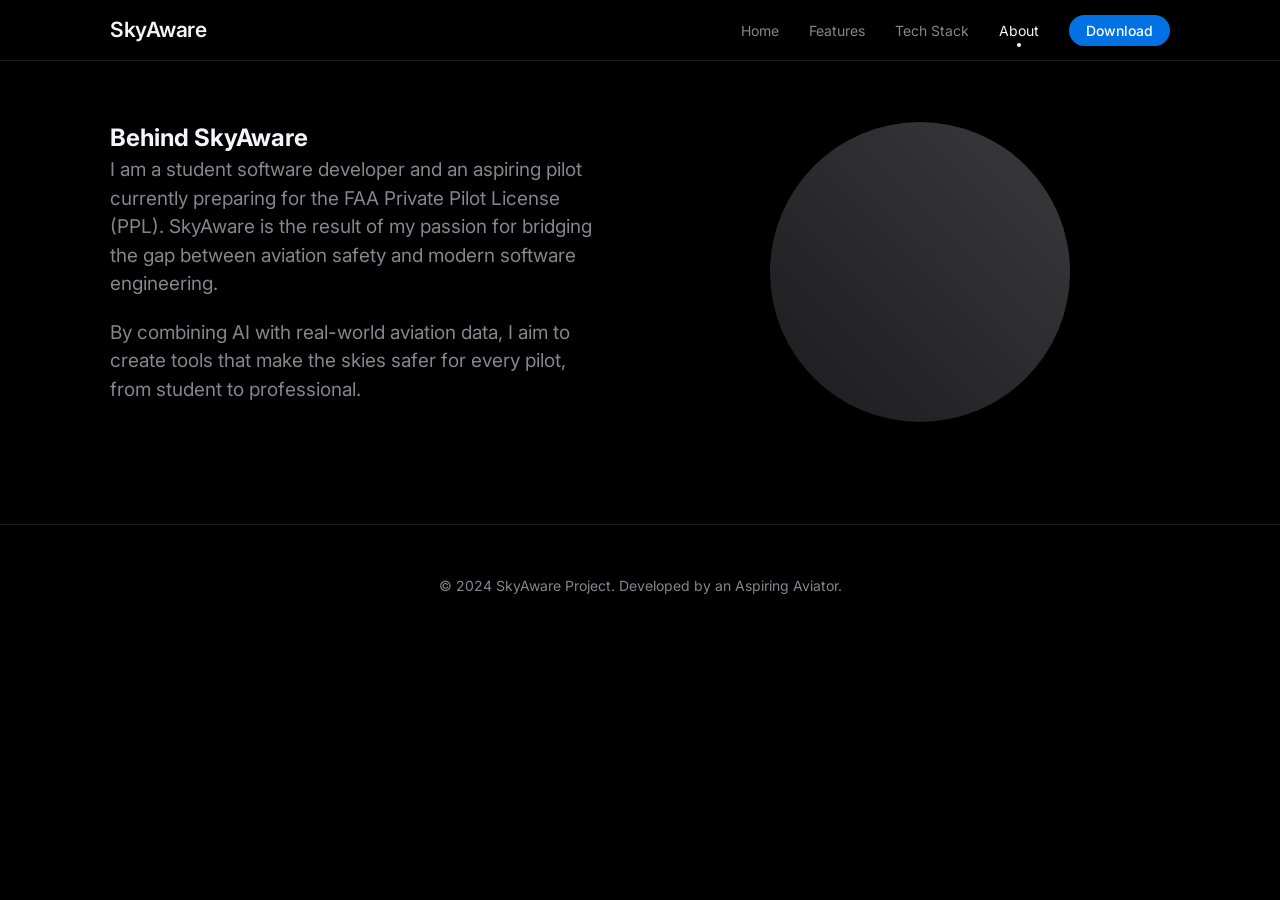
<file: about.html>
<!DOCTYPE html>
<html lang="en">
<head>
    <meta charset="UTF-8">
    <meta name="viewport" content="width=device-width, initial-scale=1.0">
    <title>About | SkyAware</title>
    <link rel="stylesheet" href="style.css">
    <link rel="preconnect" href="https://fonts.googleapis.com">
    <link rel="preconnect" href="https://fonts.gstatic.com" crossorigin>
    <link href="https://fonts.googleapis.com/css2?family=Inter:wght@300;400;500;600;700&display=swap" rel="stylesheet">
</head>
<body>
    <nav class="navbar">
        <div class="container">
            <a href="index.html" class="logo">SkyAware</a>
            <ul class="nav-links">
                <li><a href="index.html">Home</a></li>
                <li><a href="features.html">Features</a></li>
                <li><a href="tech.html">Tech Stack</a></li>
                <li><a href="about.html" class="active">About</a></li>
                <li><a href="download.html" class="download-nav">Download</a></li>
            </ul>
        </div>
    </nav>

    <section id="about" class="about">
        <div class="container">
            <div class="about-content fade-in">
                <div class="about-text">
                    <h2 class="section-title">Behind SkyAware</h2>
                    <p>I am a student software developer and an aspiring pilot currently preparing for the FAA Private Pilot License (PPL). SkyAware is the result of my passion for bridging the gap between aviation safety and modern software engineering.</p>
                    <p>By combining AI with real-world aviation data, I aim to create tools that make the skies safer for every pilot, from student to professional.</p>
                </div>
                <div class="about-image">
                    <div class="profile-placeholder"></div>
                </div>
            </div>
        </div>
    </section>

    <footer class="footer">
        <div class="container">
            <p>&copy; 2024 SkyAware Project. Developed by an Aspiring Aviator.</p>
        </div>
    </footer>

    <script src="script.js"></script>
</body>
</html>
</file>
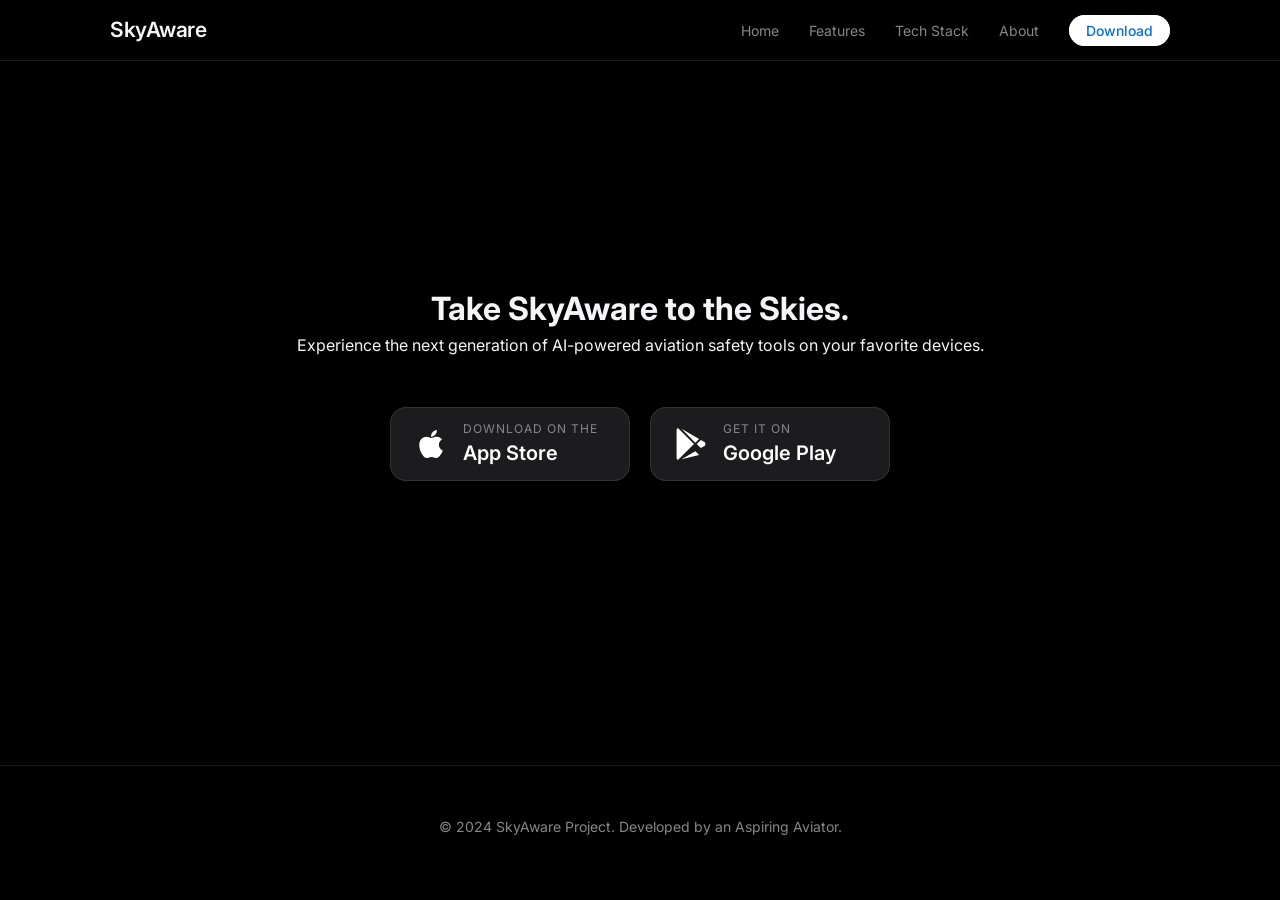
<file: download.html>
<!DOCTYPE html>
<html lang="en">
<head>
    <meta charset="UTF-8">
    <meta name="viewport" content="width=device-width, initial-scale=1.0">
    <title>Download | SkyAware</title>
    <link rel="stylesheet" href="style.css">
    <link rel="preconnect" href="https://fonts.googleapis.com">
    <link rel="preconnect" href="https://fonts.gstatic.com" crossorigin>
    <link href="https://fonts.googleapis.com/css2?family=Inter:wght@300;400;500;600;700&display=swap" rel="stylesheet">
</head>
<body>
    <nav class="navbar">
        <div class="container">
            <a href="index.html" class="logo">SkyAware</a>
            <ul class="nav-links">
                <li><a href="index.html">Home</a></li>
                <li><a href="features.html">Features</a></li>
                <li><a href="tech.html">Tech Stack</a></li>
                <li><a href="about.html">About</a></li>
                <li><a href="download.html" class="download-nav active">Download</a></li>
            </ul>
        </div>
    </nav>

    <main class="download-section fade-in">
        <div class="container">
            <div class="download-content">
                <h1 class="section-title">Take SkyAware to the Skies.</h1>
                <p class="section-subtitle">Experience the next generation of AI-powered aviation safety tools on your favorite devices.</p>

                <div class="download-buttons">
                    <a href="https://apps.apple.com/us/app/sky-aware/id6759438123" class="store-btn apple-store">
                        <svg class="store-icon" viewBox="0 0 384 512" fill="currentColor"><path d="M318.7 268.7c-.2-36.7 16.4-64.4 50-84.8-18.8-26.9-47.2-41.7-84.7-44.6-35.5-2.8-74.3 20.7-88.5 20.7-15 0-49.4-19.7-76.4-19.7C63.3 141.2 4 184.8 4 273.5q0 39.3 14.4 81.2c12.8 36.7 59 126.7 107.2 125.2 25.2-.6 43-17.9 75.8-17.9 31.8 0 48.3 17.9 76.4 17.9 48.6-.7 90.4-82.5 102.6-119.3-65.2-30.7-61.7-90-61.7-91.9zm-56.6-164.2c27.3-32.4 24.8-61.9 24-72.5-24.1 1.4-52 16.4-67.9 34.9-17.5 19.8-27.8 44.3-25.6 71.9 26.1 2 49.9-11.4 69.5-34.3z"/></svg>
                        <div class="store-text">
                            <span class="store-subtitle">Download on the</span>
                            <span class="store-title">App Store</span>
                        </div>
                    </a>

                    <a href="https://play.google.com/store/apps/details?id=com.andy.skyaware" class="store-btn google-play">
                        <svg class="store-icon" viewBox="0 0 512 512" fill="currentColor"><path d="M325.3 234.3L104.6 13l280.8 161.2-60.1 60.1zM47 0C34 6.8 25.3 19.2 25.3 35.3v441.3c0 16.1 8.7 28.5 21.7 35.3l256.6-256L47 0zm425.2 225.6l-58.9-34.1-65.7 64.5 65.7 64.5 60.1-34.1c18-14.3 18-46.5-1.2-60.8zM104.6 499l220.7-127.3 60.1 60.1L104.6 499z"/></svg>
                        <div class="store-text">
                            <span class="store-subtitle">Get it on</span>
                            <span class="store-title">Google Play</span>
                        </div>
                    </a>
                </div>
            </div>
        </div>
    </main>

    <footer class="footer">
        <div class="container">
            <p>&copy; 2024 SkyAware Project. Developed by an Aspiring Aviator.</p>
        </div>
    </footer>

    <script src="script.js"></script>
</body>
</html>
</file>
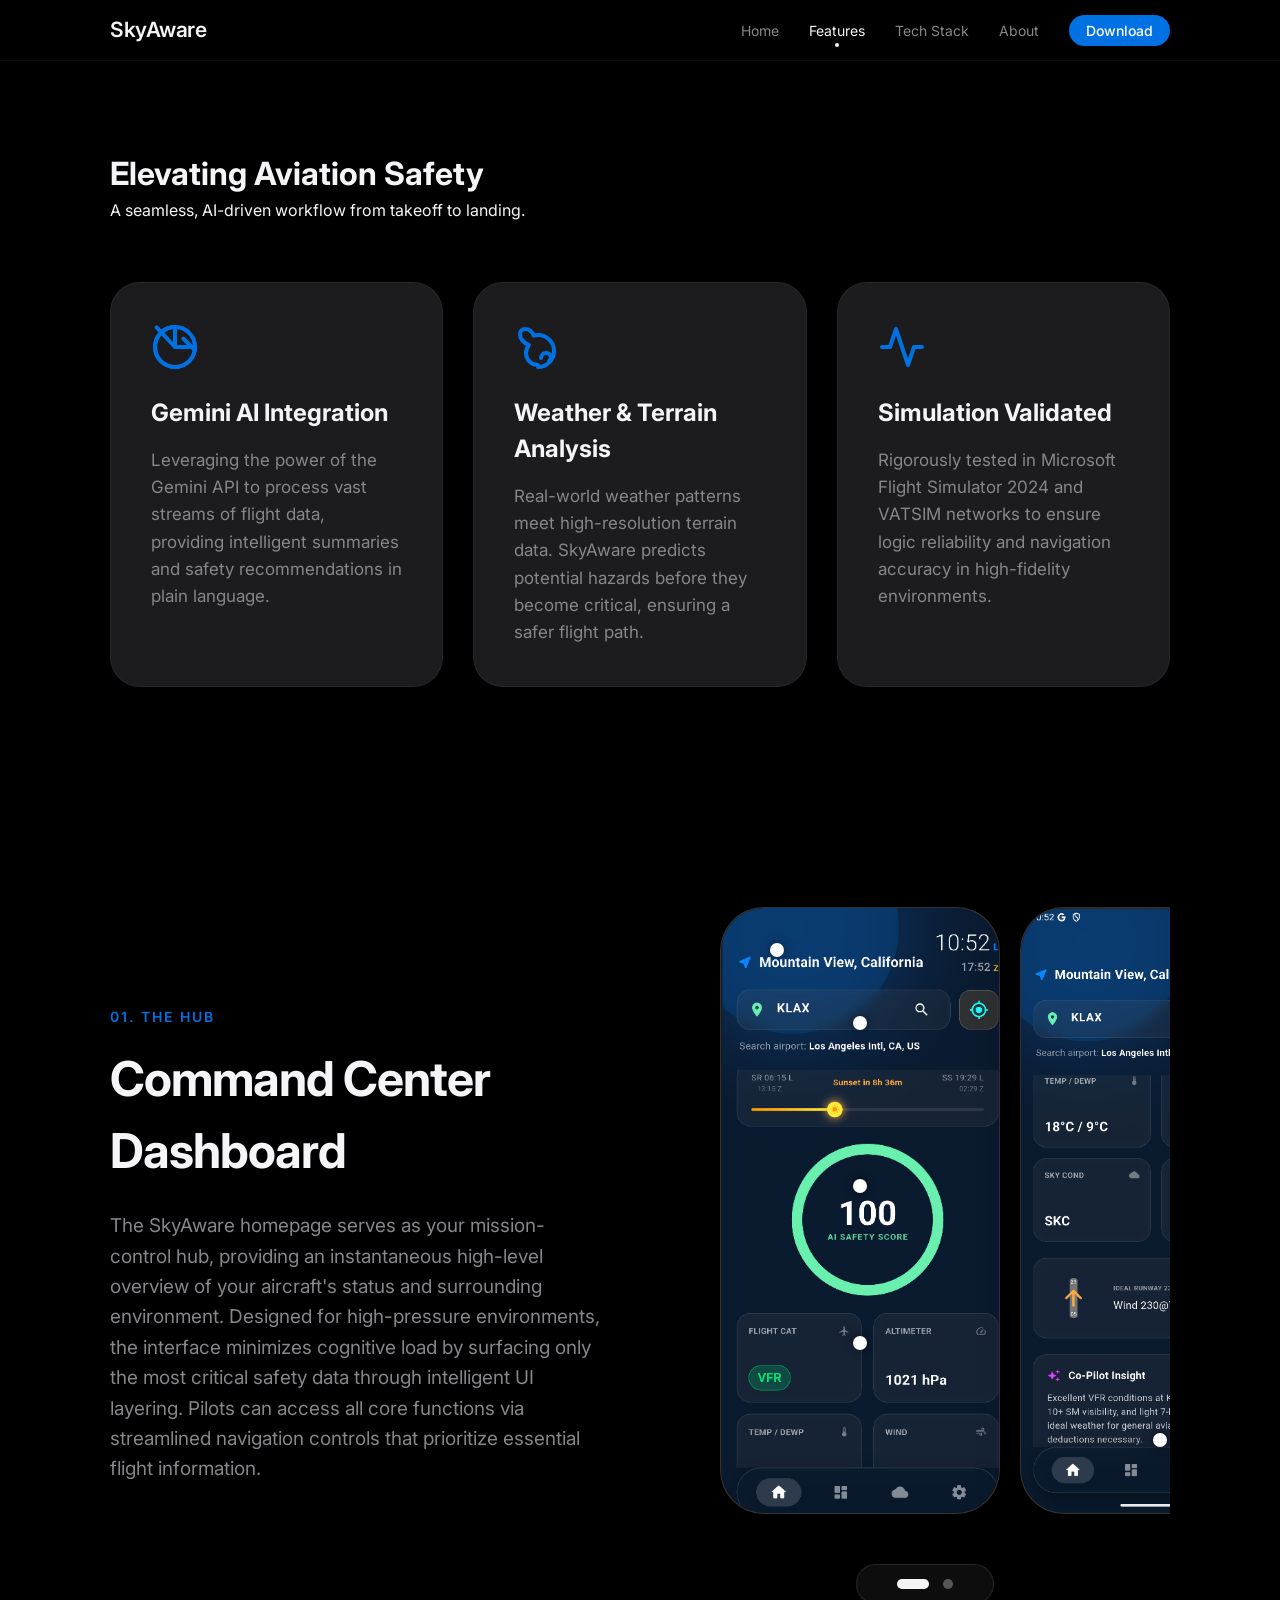
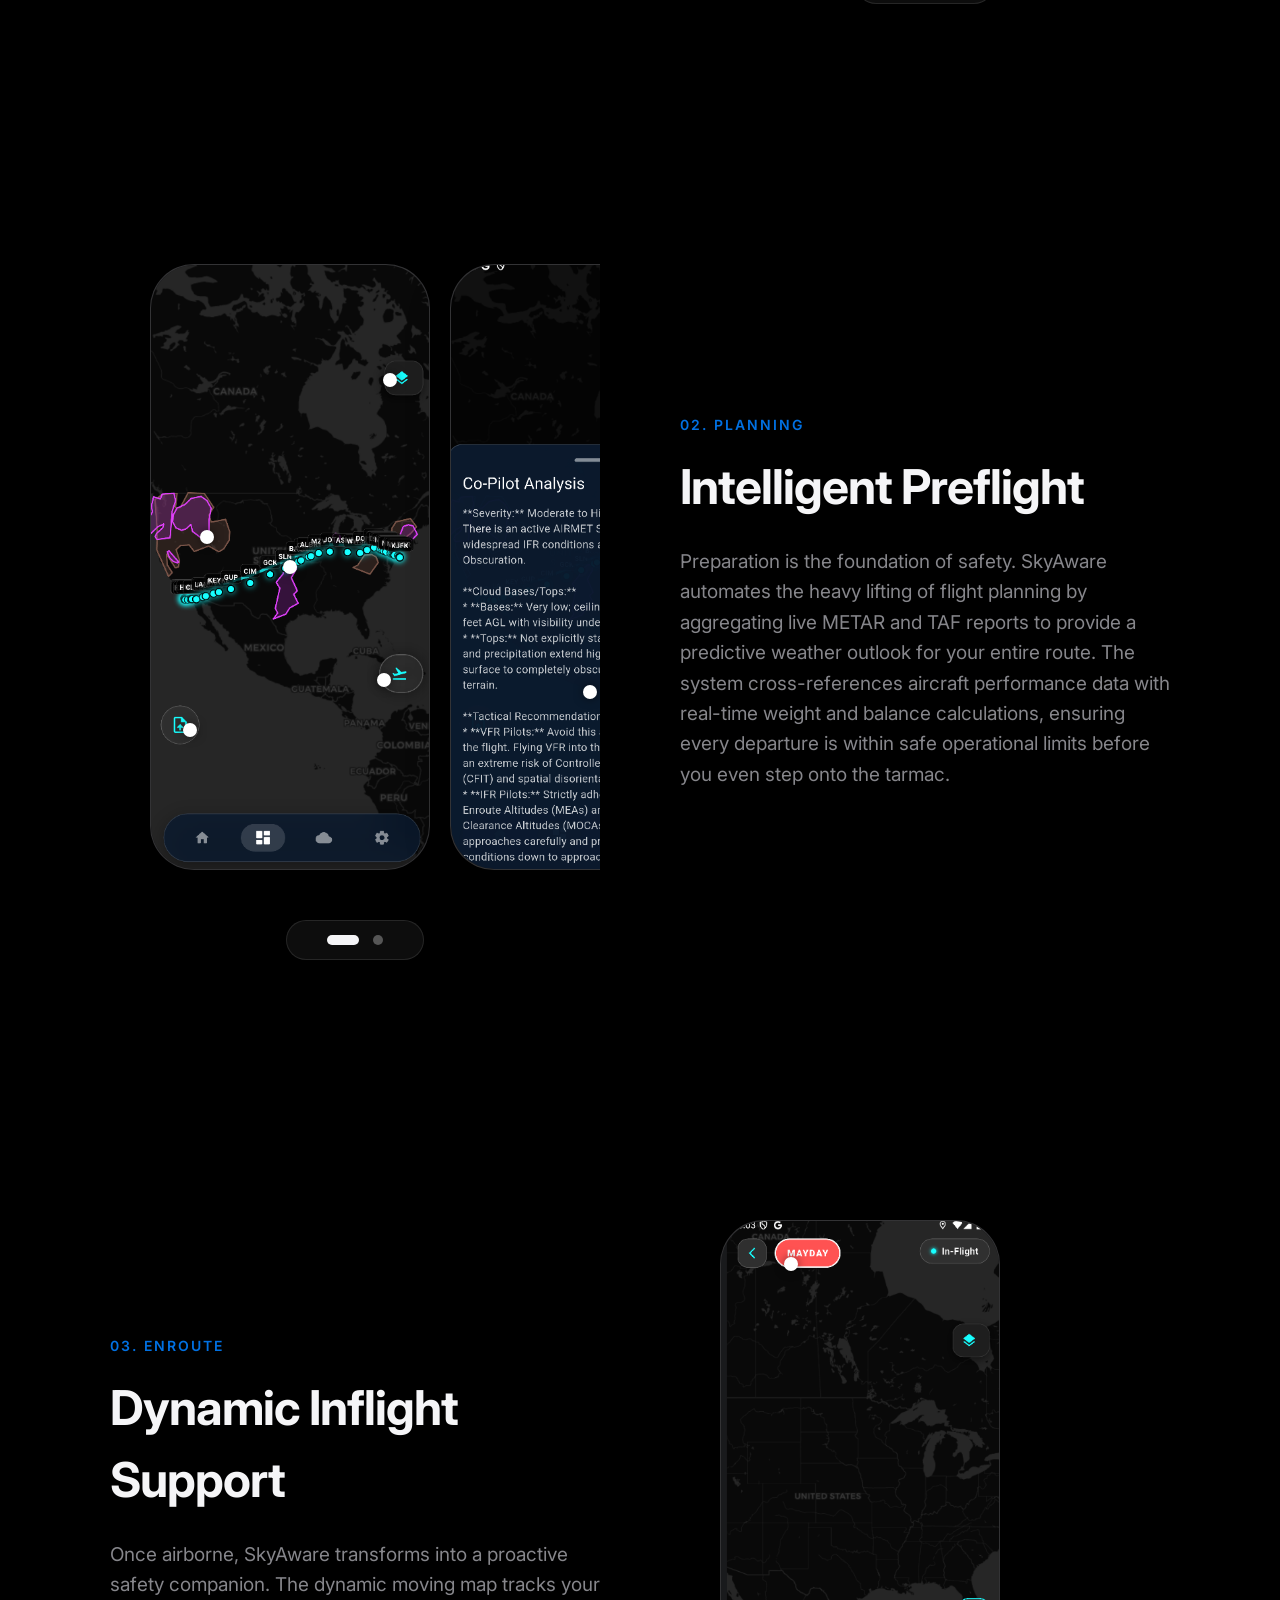
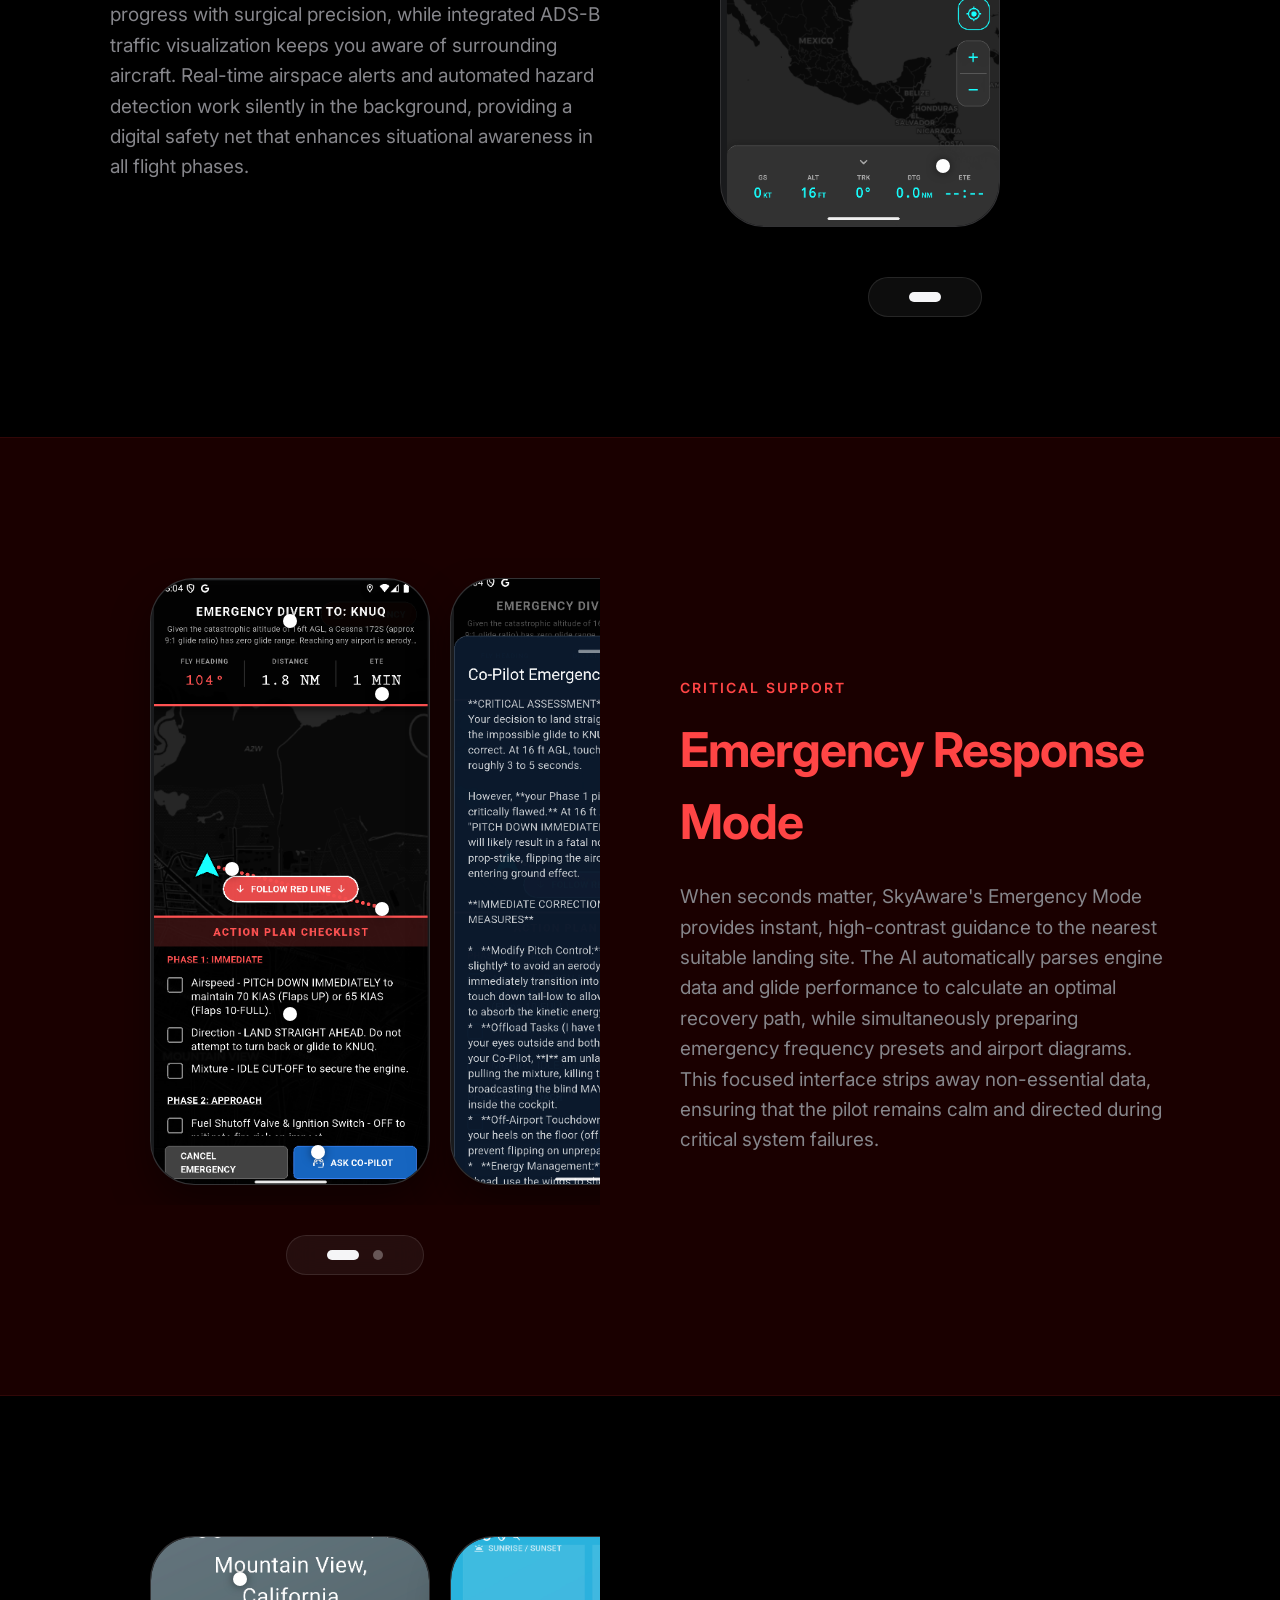
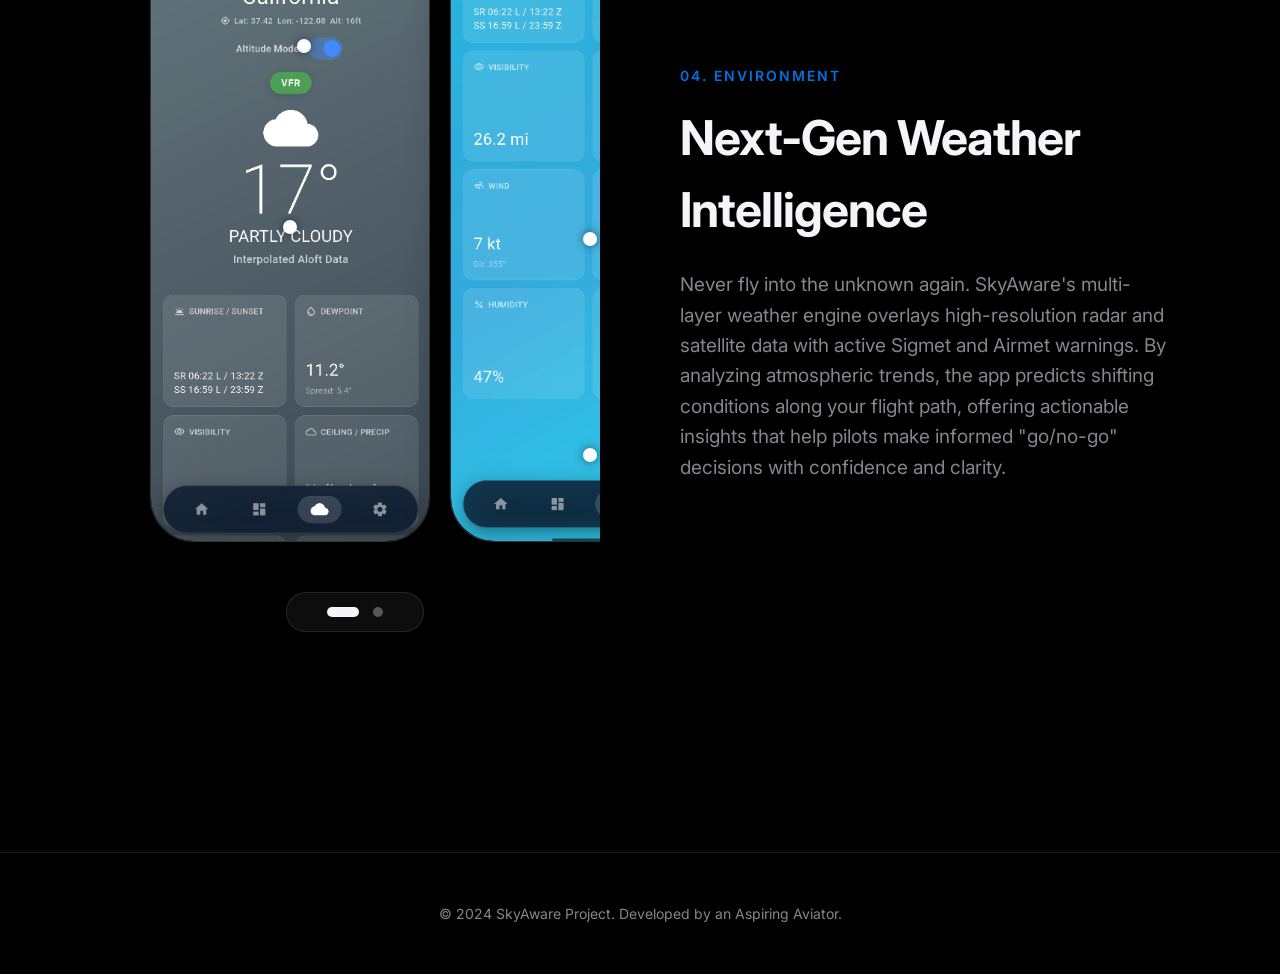
<file: features.html>
<!DOCTYPE html>
<html lang="en">
<head>
    <meta charset="UTF-8">
    <meta name="viewport" content="width=device-width, initial-scale=1.0">
    <title>Features | SkyAware</title>
    <link rel="stylesheet" href="style.css">
    <link rel="preconnect" href="https://fonts.googleapis.com">
    <link rel="preconnect" href="https://fonts.gstatic.com" crossorigin>
    <link href="https://fonts.googleapis.com/css2?family=Inter:wght@300;400;500;600;700&display=swap" rel="stylesheet">
</head>
<body>
    <nav class="navbar">
        <div class="container">
            <a href="index.html" class="logo">SkyAware</a>
            <ul class="nav-links">
                <li><a href="index.html">Home</a></li>
                <li><a href="features.html" class="active">Features</a></li>
                <li><a href="tech.html">Tech Stack</a></li>
                <li><a href="about.html">About</a></li>
                <li><a href="download.html" class="download-nav">Download</a></li>
            </ul>
        </div>
    </nav>

    <header class="features-hero">
        <div class="container">
            <div class="section-header fade-in">
                <h1 class="section-title">Elevating Aviation Safety</h1>
                <p class="section-subtitle">A seamless, AI-driven workflow from takeoff to landing.</p>
            </div>

            <div class="feature-grid">
                <div class="feature-card fade-in">
                    <div class="feature-icon">
                        <svg viewBox="0 0 24 24" fill="none" stroke="currentColor" stroke-width="2" stroke-linecap="round" stroke-linejoin="round"><path d="M12 2a10 10 0 1 0 10 10H12V2z"></path><path d="M12 2a10 10 0 0 1 10 10h-10V2z" opacity=".3"></path><path d="M12 12L2.8 2.2"></path><path d="M16.2 7.8l5.7 5.7"></path><circle cx="12" cy="12" r="10"></circle></svg>
                    </div>
                    <h3>Gemini AI Integration</h3>
                    <p>Leveraging the power of the Gemini API to process vast streams of flight data, providing intelligent summaries and safety recommendations in plain language.</p>
                </div>

                <div class="feature-card fade-in">
                    <div class="feature-icon">
                        <svg viewBox="0 0 24 24" fill="none" stroke="currentColor" stroke-width="2" stroke-linecap="round" stroke-linejoin="round"><path d="M17.5 19c.6 0 1.1-.4 1.2-1 .3-1.6-1-3-2.7-3-1.4 0-2.5 1.1-2.5 2.5a2.5 2.5 0 0 1 5 0Z"></path><path d="M12 21c-3.3 0-6-2.7-6-6 0-1.5.6-2.9 1.5-4C5 10 3 8 3 5.5A2.5 2.5 0 0 1 5.5 3c2 0 3.7 1.4 4.3 3.3.7-.2 1.4-.3 2.2-.3 4.4 0 8 3.6 8 8s-3.6 8-8 8Z"></path></svg>
                    </div>
                    <h3>Weather & Terrain Analysis</h3>
                    <p>Real-world weather patterns meet high-resolution terrain data. SkyAware predicts potential hazards before they become critical, ensuring a safer flight path.</p>
                </div>

                <div class="feature-card fade-in">
                    <div class="feature-icon">
                        <svg viewBox="0 0 24 24" fill="none" stroke="currentColor" stroke-width="2" stroke-linecap="round" stroke-linejoin="round"><path d="M22 12h-4l-3 9L9 3l-3 9H2"></path></svg>
                    </div>
                    <h3>Simulation Validated</h3>
                    <p>Rigorously tested in Microsoft Flight Simulator 2024 and VATSIM networks to ensure logic reliability and navigation accuracy in high-fidelity environments.</p>
                </div>
            </div>
        </div>
    </header>

    <main class="narrative-flow">
        <!-- Section 1: Homepage -->
        <section class="narrative-section">
            <div class="container alternate">
                <div class="narrative-text fade-in">
                    <span class="step-label">01. The Hub</span>
                    <h2>Command Center Dashboard</h2>
                    <p>The SkyAware homepage serves as your mission-control hub, providing an instantaneous high-level overview of your aircraft's status and surrounding environment. Designed for high-pressure environments, the interface minimizes cognitive load by surfacing only the most critical safety data through intelligent UI layering. Pilots can access all core functions via streamlined navigation controls that prioritize essential flight information.</p>
                </div>
                <div class="narrative-image fade-in">
                    <div class="apple-carousel-wrapper">
                        <div class="carousel-track">
                            <div class="carousel-slide">
                                <div class="interactive-image-container">
                                    <img src="home-screen-2.png" alt="SkyAware Dashboard Safety Score">

                                    <!-- Interactive Hotspots -->
                                    <div class="hotspot pos-location">
                                        <div class="hotspot-tooltip">Current Position</div>
                                    </div>
                                    <div class="hotspot pos-search">
                                        <div class="hotspot-tooltip">Airport Search</div>
                                    </div>
                                    <div class="hotspot pos-nearest">
                                        <div class="hotspot-tooltip">Get nearest airport</div>
                                    </div>
                                    <div class="hotspot pos-score">
                                        <div class="hotspot-tooltip">Safety Score</div>
                                    </div>
                                    <div class="hotspot pos-weather">
                                        <div class="hotspot-tooltip">Weather Details</div>
                                    </div>
                                </div>
                            </div>
                            <div class="carousel-slide">
                                <div class="interactive-image-container">
                                    <img src="home-screen-1.png" alt="SkyAware Dashboard Insights">
                                    <div class="hotspot pos-suggestion">
                                        <div class="hotspot-tooltip">Flying Suggestion</div>
                                    </div>
                                </div>
                            </div>
                        </div>
                        <div class="carousel-nav-pill">
                            <div class="nav-dot active"></div>
                            <div class="nav-dot"></div>
                        </div>
                    </div>
                </div>
            </div>
        </section>

        <!-- Section 2: Preflight -->
        <section class="narrative-section">
            <div class="container alternate reverse">
                <div class="narrative-text fade-in">
                    <span class="step-label">02. Planning</span>
                    <h2>Intelligent Preflight</h2>
                    <p>Preparation is the foundation of safety. SkyAware automates the heavy lifting of flight planning by aggregating live METAR and TAF reports to provide a predictive weather outlook for your entire route. The system cross-references aircraft performance data with real-time weight and balance calculations, ensuring every departure is within safe operational limits before you even step onto the tarmac.</p>
                </div>
                <div class="narrative-image fade-in">
                    <div class="apple-carousel-wrapper">
                        <div class="carousel-track">
                            <div class="carousel-slide">
                                <div class="interactive-image-container">
                                    <img src="Screenshot 2026-04-22 at 1.23.20 PM.png" alt="Route Planning Map">
                                    <div class="hotspot pos-route">
                                        <div class="hotspot-tooltip">Dynamic Route Path</div>
                                    </div>
                                    <div class="hotspot pos-airspace">
                                        <div class="hotspot-tooltip">Active Airspace Alerts</div>
                                    </div>
                                    <div class="hotspot pos-inflight-toggle">
                                        <div class="hotspot-tooltip">Enter In-flight Mode</div>
                                    </div>
                                    <div class="hotspot pos-upload">
                                        <div class="hotspot-tooltip">Upload flight plan</div>
                                    </div>
                                    <div class="hotspot pos-layers">
                                        <div class="hotspot-tooltip">Choose map layer</div>
                                    </div>
                                </div>
                            </div>
                            <div class="carousel-slide">
                                <div class="interactive-image-container">
                                    <img src="Screenshot 2026-04-22 at 1.23.54 PM.png" alt="AI Co-Pilot Analysis">
                                    <div class="hotspot pos-briefing">
                                        <div class="hotspot-tooltip">AI Safety Briefing</div>
                                    </div>
                                    <div class="hotspot pos-weather-ai">
                                        <div class="hotspot-tooltip">Real-time AI weather analysis</div>
                                    </div>
                                </div>
                            </div>
                        </div>
                        <div class="carousel-nav-pill">
                            <div class="nav-dot active"></div>
                            <div class="nav-dot"></div>
                        </div>
                    </div>
                </div>
            </div>
        </section>

        <!-- Section 3: Inflight -->
        <section class="narrative-section">
            <div class="container alternate">
                <div class="narrative-text fade-in">
                    <span class="step-label">03. Enroute</span>
                    <h2>Dynamic Inflight Support</h2>
                    <p>Once airborne, SkyAware transforms into a proactive safety companion. The dynamic moving map tracks your progress with surgical precision, while integrated ADS-B traffic visualization keeps you aware of surrounding aircraft. Real-time airspace alerts and automated hazard detection work silently in the background, providing a digital safety net that enhances situational awareness in all flight phases.</p>
                </div>
                <div class="narrative-image fade-in">
                    <div class="apple-carousel-wrapper">
                        <div class="carousel-track">
                            <div class="carousel-slide">
                                <div class="interactive-image-container">
                                    <img src="Screenshot 2026-04-22 at 5.03.26 PM.png" alt="Inflight Navigation">
                                    <div class="hotspot pos-traffic">
                                        <div class="hotspot-tooltip">AI Emergency Assistant</div>
                                    </div>
                                    <div class="hotspot pos-altitude">
                                        <div class="hotspot-tooltip">Flying Performance Monitoring</div>
                                    </div>
                                </div>
                            </div>
                        </div>
                        <div class="carousel-nav-pill">
                            <div class="nav-dot active"></div>
                        </div>
                    </div>
                </div>
            </div>
        </section>

        <!-- Section 3.5: Emergency Mode -->
        <section class="narrative-section emergency-mode">
            <div class="container alternate reverse">
                <div class="narrative-text fade-in">
                    <span class="step-label emergency-label">Critical Support</span>
                    <h2 class="emergency-title">Emergency Response Mode</h2>
                    <p>When seconds matter, SkyAware's Emergency Mode provides instant, high-contrast guidance to the nearest suitable landing site. The AI automatically parses engine data and glide performance to calculate an optimal recovery path, while simultaneously preparing emergency frequency presets and airport diagrams. This focused interface strips away non-essential data, ensuring that the pilot remains calm and directed during critical system failures.</p>
                </div>
                <div class="narrative-image fade-in">
                    <div class="apple-carousel-wrapper">
                        <div class="carousel-track">
                            <div class="carousel-slide">
                                <div class="interactive-image-container">
                                    <img src="Screenshot 2026-04-22 at 5.04.20 PM.png" alt="Emergency Mode Dashboard">
                                    <div class="hotspot pos-emergency-title">
                                        <div class="hotspot-tooltip">Airport to divert</div>
                                    </div>
                                    <div class="hotspot pos-emergency-stats-bar">
                                        <div class="hotspot-tooltip">Real-time divert direction</div>
                                    </div>
                                    <div class="hotspot pos-emergency-path">
                                        <div class="hotspot-tooltip">Predicted divert path</div>
                                    </div>
                                    <div class="hotspot pos-emergency-map">
                                        <div class="hotspot-tooltip">Divert destination</div>
                                    </div>
                                    <div class="hotspot pos-emergency-checklist">
                                        <div class="hotspot-tooltip">Critical Action Checklist</div>
                                    </div>
                                    <div class="hotspot pos-emergency-copilot">
                                        <div class="hotspot-tooltip">AI-Co-pilot Support</div>
                                    </div>
                                </div>
                            </div>
                            <div class="carousel-slide">
                                <div class="interactive-image-container">
                                    <img src="Screenshot 2026-04-22 at 5.04.52 PM.png" alt="Emergency Systems Status">
                                    <div class="hotspot pos-emergency-distance">
                                        <div class="hotspot-tooltip">AI analysis for current emergency</div>
                                    </div>
                                </div>
                            </div>
                        </div>
                        <div class="carousel-nav-pill">
                            <div class="nav-dot active"></div>
                            <div class="nav-dot"></div>
                        </div>
                    </div>
                </div>
            </div>
        </section>

        <!-- Section 4: Weather -->
        <section class="narrative-section">
            <div class="container alternate reverse">
                <div class="narrative-text fade-in">
                    <span class="step-label">04. Environment</span>
                    <h2>Next-Gen Weather Intelligence</h2>
                    <p>Never fly into the unknown again. SkyAware's multi-layer weather engine overlays high-resolution radar and satellite data with active Sigmet and Airmet warnings. By analyzing atmospheric trends, the app predicts shifting conditions along your flight path, offering actionable insights that help pilots make informed "go/no-go" decisions with confidence and clarity.</p>
                </div>
                <div class="narrative-image fade-in">
                    <div class="apple-carousel-wrapper">
                        <div class="carousel-track">
                            <div class="carousel-slide">
                                <div class="interactive-image-container">
                                    <img src="Screenshot 2026-04-22 at 5.37.21 PM.png" alt="Weather Radar Analysis">
                                    <div class="hotspot pos-weather-condition">
                                        <div class="hotspot-tooltip">Main weather conditions</div>
                                    </div>
                                    <div class="hotspot pos-weather-location">
                                        <div class="hotspot-tooltip">Current position</div>
                                    </div>
                                    <div class="hotspot pos-weather-altitude">
                                        <div class="hotspot-tooltip">Choose altitude mode based on altitude or sea level</div>
                                    </div>
                                </div>
                            </div>
                            <div class="carousel-slide">
                                <div class="interactive-image-container">
                                    <img src="Screenshot 2026-04-23 at 3.12.42 PM.png" alt="Precipitation Forecasting">
                                    <div class="hotspot pos-weather-detail">
                                        <div class="hotspot-tooltip">Weather detail</div>
                                    </div>
                                    <div class="hotspot pos-weather-bg">
                                        <div class="hotspot-tooltip">Background color based on weather</div>
                                    </div>
                                </div>
                            </div>
                        </div>
                        <div class="carousel-nav-pill">
                            <div class="nav-dot active"></div>
                            <div class="nav-dot"></div>
                        </div>
                    </div>
                </div>
            </div>
        </section>
    </main>

    <footer class="footer">
        <div class="container">
            <p>&copy; 2024 SkyAware Project. Developed by an Aspiring Aviator.</p>
        </div>
    </footer>

    <!-- Modal Structure (Retained for consistency if needed by script) -->
    <div id="modal-overlay" class="modal-overlay">
        <div class="modal-content">
            <div class="modal-header">
                <button id="modal-close" class="modal-close">
                    <svg width="20" height="20" viewBox="0 0 24 24" fill="none" stroke="currentColor" stroke-width="2.5" stroke-linecap="round" stroke-linejoin="round"><line x1="19" y1="12" x2="5" y2="12"></line><polyline points="12 19 5 12 12 5"></polyline></svg>
                    Back
                </button>
                <div class="modal-image-placeholder">
                    <img id="modal-image" src="image.png" alt="Feature Visualization">
                </div>
            </div>
            <div class="modal-details">
                <h2 id="modal-title"></h2>
                <div id="modal-body"></div>
            </div>
        </div>
    </div>

    <script src="script.js"></script>
</body>
</html>
</file>
<file: style.css>
:root {
    --bg-color: #000000;
    --text-color: #f5f5f7;
    --text-secondary: #86868b;
    --accent-color: #0071e3;
    --card-bg: #1c1c1e;
    --nav-bg: rgba(0, 0, 0, 0.8);
    --modal-bg: #ffffff;
    --modal-text: #1d1d1f;
    --modal-text-secondary: #6e6e73;
    --font-main: 'Inter', -apple-system, BlinkMacSystemFont, "Segoe UI", Roboto, Helvetica, Arial, sans-serif;
}

* {
    margin: 0;
    padding: 0;
    box-sizing: border-box;
}

html {
    scroll-behavior: smooth;
}

body {
    background-color: var(--bg-color);
    color: var(--text-color);
    font-family: var(--font-main);
    line-height: 1.5;
    -webkit-font-smoothing: antialiased;
}

.container {
    max-width: 1100px;
    margin: 0 auto;
    padding: 0 20px;
}

/* Navbar */
.navbar {
    position: fixed;
    top: 0;
    width: 100%;
    z-index: 1000;
    background: var(--nav-bg);
    backdrop-filter: saturate(180%) blur(20px);
    border-bottom: 1px solid rgba(255, 255, 255, 0.1);
}

.navbar .container {
    display: flex;
    justify-content: space-between;
    align-items: center;
    height: 60px;
}

.logo {
    font-size: 21px;
    font-weight: 600;
    color: var(--text-color);
    text-decoration: none;
    letter-spacing: -0.5px;
}

.nav-links {
    display: flex;
    list-style: none;
}

.nav-links li {
    margin-left: 30px;
}

.nav-links a {
    color: var(--text-secondary);
    text-decoration: none;
    font-size: 14px;
    transition: color 0.3s ease;
}

.nav-links a:hover {
    color: var(--text-color);
}

.nav-links a.active {
    color: var(--text-color);
    position: relative;
}

.nav-links a.active::after {
    content: '';
    position: absolute;
    bottom: -8px;
    left: 50%;
    transform: translateX(-50%);
    width: 4px;
    height: 4px;
    background-color: var(--text-color);
    border-radius: 50%;
}

.nav-links a.download-nav.active::after {
    display: none; /* Remove dot for the button-style link */
}

.nav-links a.download-nav {
    color: #fff;
    background-color: var(--accent-color);
    padding: 6px 16px;
    border-radius: 980px;
    font-weight: 500;
    border: 1px solid transparent;
    transition: all 0.3s ease;
}

.nav-links a.download-nav.active {
    background-color: #fff;
    color: var(--accent-color);
    border-color: #fff;
}

.nav-links a.download-nav:hover {
    background-color: #0077ed;
}

/* Download Section */
.download-section {
    min-height: 85vh;
    display: flex;
    align-items: center;
    justify-content: center;
    text-align: center;
    padding: 100px 0;
}

.download-content {
    max-width: 800px;
    margin: 0 auto;
}

.download-buttons {
    display: flex;
    justify-content: center;
    gap: 20px;
    margin-top: 50px;
}

.store-btn {
    display: flex;
    align-items: center;
    background-color: var(--card-bg);
    border: 1px solid rgba(255, 255, 255, 0.1);
    border-radius: 16px;
    padding: 12px 24px;
    text-decoration: none;
    color: white;
    transition: all 0.3s cubic-bezier(0.16, 1, 0.3, 1);
    min-width: 240px;
    text-align: left;
}

.store-btn:hover {
    transform: scale(1.05);
    background-color: #2c2c2e;
    border-color: rgba(255, 255, 255, 0.2);
    box-shadow: 0 10px 30px rgba(0, 0, 0, 0.5);
}

.store-icon {
    width: 32px;
    height: 32px;
    margin-right: 16px;
}

.store-text {
    display: flex;
    flex-direction: column;
}

.store-subtitle {
    font-size: 12px;
    text-transform: uppercase;
    letter-spacing: 1px;
    color: var(--text-secondary);
}

.store-title {
    font-size: 20px;
    font-weight: 600;
}

/* Hero Section */
.hero {
    padding-top: 150px;
    padding-bottom: 100px;
    text-align: center;
}

.headline {
    font-size: 80px;
    font-weight: 700;
    letter-spacing: -2px;
    line-height: 1.05;
    margin-bottom: 20px;
}

.sub-headline {
    font-size: 24px;
    color: var(--text-secondary);
    max-width: 700px;
    margin: 0 auto 40px;
    font-weight: 400;
}

.btn {
    display: inline-block;
    padding: 12px 28px;
    border-radius: 980px;
    font-size: 17px;
    font-weight: 500;
    text-decoration: none;
    transition: all 0.3s ease;
}

.btn-primary {
    background-color: var(--accent-color);
    color: white;
}

.btn-primary:hover {
    background-color: #0077ed;
    transform: scale(1.02);
}

.hero-mockup {
    margin-top: 80px;
}

.mockup-carousel-wrapper {
    position: relative;
    width: 100%;
    max-width: 900px;
    margin: 0 auto;
    overflow: hidden;
    border-radius: 40px;
    box-shadow: 0 20px 50px rgba(0,0,0,0.5);
    background: linear-gradient(180deg, #333 0%, #111 100%);
    border: 1px solid rgba(255, 255, 255, 0.1);
}

.mockup-arrow {
    position: absolute;
    top: 50%;
    transform: translateY(-50%);
    background: rgba(0, 0, 0, 0.4);
    backdrop-filter: blur(10px);
    border: 1px solid rgba(255, 255, 255, 0.2);
    border-radius: 50%;
    width: 56px;
    height: 56px;
    display: flex;
    align-items: center;
    justify-content: center;
    color: white;
    cursor: pointer;
    z-index: 20;
    transition: all 0.3s ease;
}

.mockup-arrow:hover {
    background: rgba(0, 0, 0, 0.6);
    transform: translateY(-50%) scale(1.1);
}

.mockup-arrow.left-arrow {
    left: 20px;
}

.mockup-arrow.right-arrow {
    right: 20px;
}

.mockup-carousel-wrapper.idle .mockup-arrow {
    opacity: 0;
    pointer-events: none;
}

.mockup-track {
    display: flex;
    transition: transform 0.6s cubic-bezier(0.16, 1, 0.3, 1);
    width: 100%;
}

.mockup-container {
    flex: 0 0 100%;
    width: 100%;
    height: 500px;
    display: flex;
    align-items: center;
    justify-content: center;
    position: relative;
}

.mockup-video {
    width: 100%;
    height: 100%;
    object-fit: cover;
}

.video-container {
    position: relative;
}

.video-controls {
    position: absolute;
    bottom: 30px;
    left: 50%;
    transform: translateX(-50%);
    display: flex;
    align-items: center;
    gap: 15px;
    background: rgba(28, 28, 30, 0.85);
    backdrop-filter: blur(20px);
    padding: 10px 20px;
    border-radius: 100px;
    border: 1px solid rgba(255, 255, 255, 0.1);
    width: 80%;
    max-width: 400px;
    opacity: 0;
    transition: opacity 0.3s ease;
    z-index: 10;
}

.video-container:hover .video-controls,
.video-controls.active {
    opacity: 1;
}

.control-btn {
    background: none;
    border: none;
    color: #fff;
    cursor: pointer;
    display: flex;
    align-items: center;
    justify-content: center;
    padding: 5px;
    transition: color 0.3s ease;
}

.control-btn:hover {
    color: var(--accent-color);
}

.speed-btn {
    font-size: 14px;
    font-weight: 600;
    font-family: var(--font-main);
    min-width: 30px;
}

.progress-bar-container {
    flex-grow: 1;
    height: 6px;
    background: rgba(255, 255, 255, 0.2);
    border-radius: 3px;
    cursor: pointer;
    position: relative;
    display: flex;
    align-items: center;
}

.progress-bar {
    height: 100%;
    background: var(--text-color);
    border-radius: 3px;
    width: 0%;
    position: relative;
}

.progress-bar::after {
    content: '';
    position: absolute;
    right: -5px;
    top: 50%;
    transform: translateY(-50%) scale(0);
    width: 10px;
    height: 10px;
    background: #fff;
    border-radius: 50%;
    transition: transform 0.2s ease;
}

.progress-bar-container:hover .progress-bar::after {
    transform: translateY(-50%) scale(1);
}

.placeholder-mockup {
    color: var(--text-secondary);
    font-size: 18px;
}

.mockup-nav-pill {
    display: flex;
    align-items: center;
    justify-content: center;
    gap: 14px;
    width: fit-content;
    margin: 30px auto 0;
    padding: 14px 40px;
    background: rgba(255, 255, 255, 0.05);
    backdrop-filter: blur(15px);
    border-radius: 100px;
    border: 1px solid rgba(255, 255, 255, 0.1);
    transition: all 0.4s cubic-bezier(0.16, 1, 0.3, 1);
    cursor: pointer;
}

.mockup-nav-pill:hover {
    padding: 14px 64px;
    gap: 18px;
    background: rgba(255, 255, 255, 0.1);
    border-color: rgba(255, 255, 255, 0.2);
}

/* Features Section - Narrative Flow */
.features-hero {
    padding-top: 150px;
    padding-bottom: 80px;
}

.feature-grid {
    display: grid;
    grid-template-columns: repeat(auto-fit, minmax(300px, 1fr));
    gap: 30px;
    margin-top: 60px;
}

.feature-card {
    background-color: var(--card-bg);
    padding: 40px;
    border-radius: 30px;
    transition: transform 0.3s ease, opacity 0.3s ease;
    cursor: pointer;
    border: 1px solid rgba(255, 255, 255, 0.05);
}

.feature-card:hover {
    transform: translateY(-10px);
}

.feature-icon {
    width: 48px;
    height: 48px;
    color: var(--accent-color);
    margin-bottom: 24px;
}

.feature-card h3 {
    font-size: 24px;
    margin-bottom: 16px;
}

.feature-card p {
    color: var(--text-secondary);
    font-size: 17px;
    line-height: 1.6;
}

.narrative-flow {
    padding-bottom: 100px;
}

.narrative-section {
    padding: 100px 0;
}

.container.alternate {
    display: flex;
    align-items: center;
    gap: 80px;
}

.container.alternate.reverse {
    flex-direction: row-reverse;
}

.narrative-text {
    flex: 1;
}

.step-label {
    display: block;
    font-size: 14px;
    font-weight: 600;
    color: var(--accent-color);
    text-transform: uppercase;
    letter-spacing: 2px;
    margin-bottom: 16px;
}

.narrative-text h2 {
    font-size: 48px;
    font-weight: 700;
    margin-bottom: 24px;
    letter-spacing: -1px;
}

.narrative-text p {
    font-size: 19px;
    color: var(--text-secondary);
    line-height: 1.6;
}

.narrative-image {
    flex: 1;
    display: flex;
    justify-content: center;
}

.image-placeholder {
    width: 100%;
    max-width: 550px;
    aspect-ratio: 16 / 10;
    background: linear-gradient(145deg, #1c1c1e, #000000);
    border-radius: 24px;
    border: 1px solid rgba(255, 255, 255, 0.1);
    overflow: hidden;
    display: flex;
    align-items: center;
    justify-content: center;
    box-shadow: 0 30px 60px rgba(0,0,0,0.5);
}

.image-placeholder img {
    width: 100%;
    height: 100%;
    object-fit: cover;
    opacity: 0.8;
}

/* Interactive Image Hotspots */
.interactive-image-container {
    position: relative;
    display: block;
    width: 100%;
    height: 100%;
    border-radius: inherit;
}

.interactive-image-container img {
    display: block;
    width: 100%;
    height: 100%;
    object-fit: cover;
    border-radius: inherit;
}

.hotspot {
    position: absolute;
    width: 14px;
    height: 14px;
    background: #fff;
    border-radius: 50%;
    cursor: pointer;
    z-index: 10;
    box-shadow: 0 0 10px rgba(0, 0, 0, 0.5);
    transform: translate(-50%, -50%);
}

/* Pulsing Ripple Animation */
.hotspot::after {
    content: '';
    position: absolute;
    top: 50%;
    left: 50%;
    width: 100%;
    height: 100%;
    border-radius: 50%;
    border: 2px solid #fff;
    transform: translate(-50%, -50%);
    animation: hotspot-pulse 2s infinite;
    opacity: 0;
}

@keyframes hotspot-pulse {
    0% {
        transform: translate(-50%, -50%) scale(1);
        opacity: 0.8;
    }
    100% {
        transform: translate(-50%, -50%) scale(2.5);
        opacity: 0;
    }
}

/* Tooltip Styling - Diagram Box Style */
.hotspot-tooltip {
    position: absolute;
    bottom: 35px;
    left: 50%;
    transform: translateX(-50%) translateY(10px) scale(0.95);
    background: rgba(28, 28, 30, 0.95);
    backdrop-filter: blur(20px);
    border: 1.5px solid currentColor; /* Border matches the color of the dot */
    border-radius: 20px; /* Slightly smaller rounded pill shape */
    padding: 8px 16px; /* Reduced padding */
    color: #fff;
    font-size: 12px; /* Smaller font */
    line-height: 1.3;
    width: max-content; /* Fit the size of the box to the text */
    max-width: 250px; /* Adjust to ensure long text wraps */
    white-space: normal; /* Allow text to wrap to the next line */
    text-align: left;
    pointer-events: none;
    opacity: 0;
    transition: all 0.4s cubic-bezier(0.16, 1, 0.3, 1);
    box-shadow: 0 15px 35px rgba(0, 0, 0, 0.6);
    z-index: 20;
}

/* Connecting Line */
.hotspot-tooltip::before {
    content: '';
    position: absolute;
    left: 50%;
    top: 100%;
    width: 1.5px;
    height: 25px;
    background: currentColor; /* Line matches the color of the dot */
    transform: translateX(-50%);
}

/* Remove old arrow */
.hotspot-tooltip::after {
    display: none;
}

.hotspot.active .hotspot-tooltip {
    opacity: 1;
    transform: translateX(-50%) translateY(0) scale(1);
    border-color: currentColor;
}

/* Specific Positions & Colors for SkyAware Home UI */
.pos-search {
    top: 19%;
    left: 50%;
    color: #5ac8fa; /* Light Blue */
}

.pos-score {
    top: 46%;
    left: 50%;
    color: #4cd964; /* Light Green */
}

.pos-weather {
    top: 72%;
    left: 50%;
    color: #ff9500; /* Orange */
}

.pos-suggestion {
    top: 88%;
    left: 50%;
    color: #ff3b30; /* Red */
}

.pos-location {
    top: 7%;
    left: 20%;
    color: #ffffff; /* White */
}
.pos-location .hotspot-tooltip {
    bottom: auto;
    top: 35px;
    transform: translateX(-15%) translateY(-10px) scale(0.95);
}
.pos-location.active .hotspot-tooltip {
    transform: translateX(-15%) translateY(0) scale(1);
}
.pos-location .hotspot-tooltip::before {
    bottom: 100%;
    top: auto;
    left: 15%;
    transform: translateX(-50%) rotate(180deg);
}

.pos-altitude-mode {
    top: 22%;
    left: 55%;
    color: #5ac8fa; /* Blue */
}
.pos-altitude-mode .hotspot-tooltip {
    transform: translateX(-60%) translateY(10px) scale(0.95);
    max-width: 200px;
}
.pos-altitude-mode.active .hotspot-tooltip {
    transform: translateX(-60%) translateY(0) scale(1);
}
.pos-altitude-mode .hotspot-tooltip::before {
    left: 60%;
}

.pos-weather-condition {
    top: 48%;
    left: 50%;
    color: #ffffff; /* White */
}

.pos-weather-location {
    top: 7%;
    left: 32%;
    color: #ffffff; /* White */
}
.pos-weather-location .hotspot-tooltip {
    bottom: auto;
    top: 35px;
    transform: translateX(-15%) translateY(-10px) scale(0.95);
}
.pos-weather-location.active .hotspot-tooltip {
    transform: translateX(-15%) translateY(0) scale(1);
}
.pos-weather-location .hotspot-tooltip::before {
    bottom: 100%;
    top: auto;
    left: 15%;
    transform: translateX(-50%) rotate(180deg);
}

.pos-weather-altitude {
    top: 18%;
    left: 55%;
    color: #5ac8fa; /* Blue */
}
.pos-weather-altitude .hotspot-tooltip {
    transform: translateX(-60%) translateY(10px) scale(0.95);
    max-width: 200px;
}
.pos-weather-altitude.active .hotspot-tooltip {
    transform: translateX(-60%) translateY(0) scale(1);
}
.pos-weather-altitude .hotspot-tooltip::before {
    left: 60%;
}

.pos-weather-detail {
    top: 50%;
    left: 50%;
    color: #ffffff; /* White */
}
.pos-weather-detail .hotspot-tooltip {
    transform: translateX(-50%) translateY(10px) scale(0.95);
}
.pos-weather-detail.active .hotspot-tooltip {
    transform: translateX(-50%) translateY(0) scale(1);
}
.pos-weather-detail .hotspot-tooltip::before {
    left: 50%;
}

.pos-weather-bg {
    bottom: 12%;
    left: 50%;
    color: #ffffff; /* White */
}
.pos-weather-bg .hotspot-tooltip {
    transform: translateX(-50%) translateY(10px) scale(0.95);
}
.pos-weather-bg.active .hotspot-tooltip {
    transform: translateX(-50%) translateY(0) scale(1);
}
.pos-weather-bg .hotspot-tooltip::before {
    left: 50%;
}

/* Route Planning Hotspots */
.pos-route {
    top: 50%;
    left: 50%;
    color: #007aff; /* Blue */
}

.pos-airspace {
    top: 45%;
    left: 20%;
    color: #ffcc00; /* Yellow */
}
.pos-airspace .hotspot-tooltip {
    transform: translateX(-15%) translateY(10px) scale(0.95);
}
.pos-airspace.active .hotspot-tooltip {
    transform: translateX(-15%) translateY(0) scale(1);
}
.pos-airspace .hotspot-tooltip::before {
    left: 15%;
}

.pos-inflight-toggle {
    bottom: 29%;
    right: 11%;
    color: #00ffff; /* Cyan as in image */
}
.pos-inflight-toggle .hotspot-tooltip {
    transform: translateX(-85%) translateY(10px) scale(0.95);
}
.pos-inflight-toggle.active .hotspot-tooltip {
    transform: translateX(-85%) translateY(0) scale(1);
}
.pos-inflight-toggle .hotspot-tooltip::before {
    left: 85%;
}

.pos-upload {
    top: 77%;
    left: 14%;
    color: #00ffff; /* Cyan */
}
.pos-upload .hotspot-tooltip {
    transform: translateX(-15%) translateY(10px) scale(0.95);
}
.pos-upload.active .hotspot-tooltip {
    transform: translateX(-15%) translateY(0) scale(1);
}
.pos-upload .hotspot-tooltip::before {
    left: 15%;
}

.pos-layers {
    top: 19%;
    right: 9%;
    color: #00ffff; /* Cyan */
}
.pos-layers .hotspot-tooltip {
    transform: translateX(-85%) translateY(10px) scale(0.95);
}
.pos-layers.active .hotspot-tooltip {
    transform: translateX(-85%) translateY(0) scale(1);
}
.pos-layers .hotspot-tooltip::before {
    left: 85%;

}

.pos-weather-ai {
    bottom: 27%;
    left: 50%;
    color: #ffffff; /* White */
}
.pos-weather-ai .hotspot-tooltip {
    transform: translateX(-50%) translateY(10px) scale(0.95);
}
.pos-weather-ai.active .hotspot-tooltip {
    transform: translateX(-50%) translateY(0) scale(1);
}
.pos-weather-ai .hotspot-tooltip::before {
    left: 50%;
}

.pos-traffic {
    top: 7%;
    left: 25%;
    color: #ff3b30; /* Red */
}
.pos-traffic .hotspot-tooltip {
    bottom: auto;
    top: 35px;
    transform: translateX(-15%) translateY(-10px) scale(0.95);
}
.pos-traffic.active .hotspot-tooltip {
    transform: translateX(-15%) translateY(0) scale(1);
}
.pos-traffic .hotspot-tooltip::before {
    bottom: 100%;
    top: auto;
    left: 15%;
}

.pos-altitude {
    top: 90%;
    right: 15%;
    color: #4cd964; /* Green */
}
.pos-altitude .hotspot-tooltip {
    transform: translateX(-85%) translateY(10px) scale(0.95);
}
.pos-altitude.active .hotspot-tooltip {
    transform: translateX(-85%) translateY(0) scale(1);
}
.pos-altitude .hotspot-tooltip::before {
    left: 85%;
}

.pos-emergency-title {
    top: 7%;
    left: 50%;
    color: #ffffff; /* White */
}
.pos-emergency-title .hotspot-tooltip {
    bottom: auto;
    top: 35px;
    transform: translateX(-50%) translateY(-10px) scale(0.95);
}
.pos-emergency-title.active .hotspot-tooltip {
    transform: translateX(-50%) translateY(0) scale(1);
}
.pos-emergency-title .hotspot-tooltip::before {
    bottom: 100%;
    top: auto;
    left: 50%;
    transform: translateX(-50%) rotate(180deg);
}

.pos-emergency-stats-bar {
    top: 19%;
    left: 83%;
    color: #ffffff; /* White */
}
.pos-emergency-stats-bar .hotspot-tooltip {
    bottom: auto;
    top: 35px;
    transform: translateX(-85%) translateY(-10px) scale(0.95);
}
.pos-emergency-stats-bar.active .hotspot-tooltip {
    transform: translateX(-85%) translateY(0) scale(1);
}
.pos-emergency-stats-bar .hotspot-tooltip::before {
    bottom: 100%;
    top: auto;
    left: 85%;
    transform: translateX(-50%) rotate(180deg);
}

.pos-emergency-path {
    top: 48%;
    left: 29%;
    color: #ff3b30; /* Red */
}

.pos-emergency-map {
    top: 54.5%;
    left: 83%;
    color: #ff4545; /* Red */
}
.pos-emergency-map .hotspot-tooltip {
    bottom: auto;
    top: 35px;
    transform: translateX(-85%) translateY(-10px) scale(0.95);
}
.pos-emergency-map.active .hotspot-tooltip {
    transform: translateX(-85%) translateY(0) scale(1);
}
.pos-emergency-map .hotspot-tooltip::before {
    bottom: 100%;
    top: auto;
    left: 85%;
    transform: translateX(-50%) rotate(180deg);
}

.pos-emergency-checklist {
    top: 72%;
    left: 50%;
    color: #ffffff; /* White */
}
.pos-emergency-checklist .hotspot-tooltip {
    bottom: auto;
    top: 35px;
    transform: translateX(-50%) translateY(-10px) scale(0.95);
}
.pos-emergency-checklist.active .hotspot-tooltip {
    transform: translateX(-50%) translateY(0) scale(1);
}
.pos-emergency-checklist .hotspot-tooltip::before {
    bottom: 100%;
    top: auto;
    left: 50%;
    transform: translateX(-50%) rotate(180deg);
}

.pos-emergency-copilot {
    bottom: 3%;
    left: 60%;
    color: #007aff; /* Blue as in image */
}

.pos-emergency-heading {
    top: 22%;
    left: 18%;
    color: #ffffff; /* White */
}
.pos-emergency-heading .hotspot-tooltip {
    bottom: auto;
    top: 35px;
    transform: translateX(-15%) translateY(-10px) scale(0.95);
}
.pos-emergency-heading.active .hotspot-tooltip {
    transform: translateX(-15%) translateY(0) scale(1);
}
.pos-emergency-heading .hotspot-tooltip::before {
    bottom: 100%;
    top: auto;
    left: 15%;
    transform: translateX(-50%) rotate(180deg);
}

.pos-emergency-distance {
    top: 20%;
    left: 60%;
    color: #ffffff; /* White */
}
.pos-emergency-distance .hotspot-tooltip {
    bottom: auto;
    top: 35px;
    transform: translateX(-50%) translateY(-10px) scale(0.95);
}
.pos-emergency-distance.active .hotspot-tooltip {
    transform: translateX(-50%) translateY(0) scale(1);
}
.pos-emergency-distance .hotspot-tooltip::before {
    bottom: 100%;
    top: auto;
    left: 50%;
    transform: translateX(-50%) rotate(180deg);
}

.hotspot.active {
    background: currentColor;
}
.hotspot.active::after {
    animation-play-state: paused;
    opacity: 0.2;
}
.apple-carousel-wrapper {
    position: relative;
    width: 100%;
    padding: 20px 0;
}

.carousel-arrow {
    position: absolute;
    top: 50%;
    transform: translateY(-50%);
    background: rgba(255, 255, 255, 0.1);
    backdrop-filter: blur(10px);
    border: 1px solid rgba(255, 255, 255, 0.2);
    border-radius: 50%;
    width: 44px;
    height: 44px;
    display: flex;
    align-items: center;
    justify-content: center;
    color: white;
    cursor: pointer;
    z-index: 20;
    transition: all 0.3s ease;
}

.carousel-arrow:hover {
    background: rgba(255, 255, 255, 0.25);
    transform: translateY(-50%) scale(1.1);
}

.carousel-arrow.left-arrow {
    left: 10px;
}

.carousel-arrow.right-arrow {
    right: 10px;
}

.apple-carousel-wrapper.idle .carousel-arrow {
    opacity: 0;
    pointer-events: none;
}

.carousel-track {
    display: flex;
    overflow-x: auto;
    scroll-snap-type: x mandatory;
    scroll-behavior: smooth;
    gap: 20px;
    padding: 20px 40px;
    -ms-overflow-style: none; /* IE and Edge */
    scrollbar-width: none; /* Firefox */
}

.carousel-track::-webkit-scrollbar {
    display: none; /* Chrome, Safari and Opera */
}

.carousel-slide {
    flex: 0 0 85%;
    max-width: 280px;
    aspect-ratio: 9 / 19.5;
    scroll-snap-align: center;
    border-radius: 44px;
    overflow: hidden;
    background-color: var(--card-bg);
    border: 1px solid rgba(255, 255, 255, 0.1);
    box-shadow: 0 20px 40px rgba(0, 0, 0, 0.4);
    transition: transform 0.5s cubic-bezier(0.16, 1, 0.3, 1);
    position: relative;
}

.carousel-slide img {
    width: 100%;
    height: 100%;
    object-fit: cover;
    border-radius: inherit;
}

.carousel-nav-pill {
    display: flex;
    align-items: center;
    justify-content: center;
    gap: 14px;
    width: fit-content;
    margin: 30px auto 0;
    padding: 14px 40px;
    background: rgba(255, 255, 255, 0.05);
    backdrop-filter: blur(15px);
    border-radius: 100px;
    border: 1px solid rgba(255, 255, 255, 0.1);
    transition: all 0.4s cubic-bezier(0.16, 1, 0.3, 1);
    cursor: pointer;
}

.carousel-nav-pill:hover {
    padding: 14px 64px;
    gap: 18px;
    background: rgba(255, 255, 255, 0.1);
    border-color: rgba(255, 255, 255, 0.2);
}

.nav-dot {
    width: 10px;
    height: 10px;
    background: rgba(255, 255, 255, 0.3);
    border-radius: 50%;
    transition: all 0.4s ease;
}

.nav-dot.active {
    width: 32px;
    height: 10px;
    border-radius: 10px;
    background: var(--text-color);
}

/* Emergency Mode Styles */
.emergency-mode {
    background-color: #1a0000;
    border-top: 1px solid rgba(255, 69, 69, 0.1);
    border-bottom: 1px solid rgba(255, 69, 69, 0.1);
}

.emergency-label {
    color: #ff4545;
}

.emergency-title {
    color: #ff4545 !important;
}

.emergency-placeholder {
    background: linear-gradient(145deg, #3d0000, #000000);
    border: 1px solid rgba(255, 69, 69, 0.2);
    box-shadow: 0 30px 60px rgba(139, 0, 0, 0.3);
}

/* Tech Stack */
.tech-stack {
    padding: 180px 0 100px;
    background-color: #050505;
    min-height: calc(100vh - 100px); /* Fill screen minus footer approx */
    display: flex;
    flex-direction: column;
    justify-content: center;
}

.tech-stack .section-header {
    text-align: center;
    margin-bottom: 50px;
}

.tech-stack .section-title {
    font-size: 56px;
    font-weight: 700;
    margin-bottom: 20px;
    letter-spacing: -1px;
}

.tech-stack .section-subtitle {
    font-size: 24px;
    color: #a1a1a6;
    max-width: none;
}

.tech-grid {
    display: flex;
    justify-content: center;
    flex-wrap: wrap;
    gap: 20px;
    margin-top: 20px;
}

.tech-item {
    background: rgba(255, 255, 255, 0.05);
    padding: 15px 30px;
    border-radius: 15px;
    border: 1px solid rgba(255, 255, 255, 0.1);
    cursor: pointer;
    transition: background 0.3s ease, transform 0.3s ease;
    display: flex;
    align-items: center;
    gap: 12px;
}

.tech-icon {
    color: #4da6ff; /* A nice tech-blue color for the icons */
}

.tech-item:hover {
    background: rgba(255, 255, 255, 0.1);
}

.tech-name {
    font-size: 18px;
    font-weight: 500;
}

/* About Section */
.about {
    padding: 120px 0 100px;
}

.about-content {
    display: flex;
    align-items: center;
    gap: 60px;
}

.about-text {
    flex: 1;
}

.about-text p {
    font-size: 19px;
    color: var(--text-secondary);
    margin-bottom: 20px;
}

.about-image {
    flex: 1;
    display: flex;
    justify-content: center;
}

.profile-placeholder {
    width: 300px;
    height: 300px;
    background: linear-gradient(45deg, #1c1c1e, #3a3a3c);
    border-radius: 50%;
}

/* Footer */
.footer {
    padding: 50px 0;
    border-top: 1px solid rgba(255, 255, 255, 0.1);
    text-align: center;
    color: var(--text-secondary);
    font-size: 14px;
}

/* Animations */
.fade-in {
    opacity: 0;
    transform: translateY(30px);
    transition: opacity 0.8s ease-out, transform 0.8s ease-out;
}

.fade-in.visible {
    opacity: 1;
    transform: translateY(0);
}

/* Premium Modal Styles - Expanding Card */
.modal-overlay {
    position: fixed;
    top: 0;
    left: 0;
    width: 100%;
    height: 100%;
    background: rgba(0, 0, 0, 0);
    backdrop-filter: blur(0px);
    display: flex;
    align-items: center;
    justify-content: center;
    z-index: 2000;
    pointer-events: none;
    transition: background 0.5s cubic-bezier(0.16, 1, 0.3, 1), backdrop-filter 0.5s cubic-bezier(0.16, 1, 0.3, 1);
}

.modal-overlay.active {
    background: rgba(0, 0, 0, 0.7);
    backdrop-filter: blur(20px);
    pointer-events: auto;
}

.modal-content {
    background: var(--bg-color);
    color: var(--text-color);
    padding: 0;
    border-radius: 32px;
    position: absolute;
    transform-origin: center;
    transition: all 0.6s cubic-bezier(0.16, 1, 0.3, 1);
    box-shadow: 0 30px 60px rgba(0, 0, 0, 0.5);
    overflow: hidden;
    opacity: 0;
    display: flex;
    flex-direction: column;
    border: 1px solid rgba(255, 255, 255, 0.1);
}

.modal-overlay.active .modal-content {
    opacity: 1;
}

.modal-header {
    position: relative;
    width: 100%;
    height: auto;
    flex-shrink: 0;
    overflow: hidden;
}

.modal-image-placeholder {
    width: 100%;
    height: auto;
    display: block;
    color: var(--text-secondary);
    font-size: 20px;
}

#modal-image {
    width: 100%;
    height: auto; /* CRITICAL: Allows the image to maintain natural aspect ratio */
    display: block;
    border-top-left-radius: inherit;
    border-top-right-radius: inherit;
}

.modal-close {
    position: absolute;
    top: 30px;
    left: 24px;
    background: rgba(255, 255, 255, 0.1);
    backdrop-filter: blur(10px);
    border: 1px solid rgba(255, 255, 255, 0.1);
    padding: 8px 16px;
    border-radius: 20px;
    color: #fff;
    font-size: 16px;
    font-weight: 500;
    display: flex;
    align-items: center;
    gap: 8px;
    cursor: pointer;
    transition: all 0.3s ease;
    z-index: 100;
    opacity: 0;
}

.modal-overlay.active .modal-close {
    opacity: 1;
}

.modal-close:hover {
    background: rgba(255, 255, 255, 0.2);
}

.modal-details {
    position: absolute;
    bottom: 0;
    top: auto;
    left: 0;
    width: 100%;
    padding: 120px 40px 40px;
    background: transparent;
    z-index: 10;
    pointer-events: none;
    transform: none;
    transition: all 0.4s ease;
}

.modal-details.center-left {
    bottom: auto;
    top: 75%;
    transform: translateY(-50%);
    padding: 80px 40px;
    background: transparent;
}

#modal-title {
    font-size: 48px;
    margin-bottom: 24px;
    font-weight: 700;
    letter-spacing: -1px;
    line-height: 1.1;
    color: #fff;
    max-width: 550px;
}

#modal-body {
    color: #a1a1a6;
    font-size: 21px;
    line-height: 1.6;
    font-weight: 400;
    opacity: 0;
    transform: translateY(20px);
    transition: all 0.5s ease 0.3s;
    max-width: 550px;
}

.modal-overlay.active #modal-body {
    opacity: 1;
    transform: translateY(0);
}

/* Responsive */
@media (max-width: 768px) {
    .headline {
        font-size: 48px;
    }
    .sub-headline {
        font-size: 18px;
    }
    .container.alternate {
        flex-direction: column;
        text-align: center;
        gap: 40px;
    }
    .container.alternate.reverse {
        flex-direction: column;
    }
    .about-content {
        flex-direction: column;
        text-align: center;
    }
    .section-title {
        font-size: 32px;
    }
    #modal-title {
        font-size: 28px;
    }
    .narrative-text h2 {
        font-size: 32px;
    }
}
</file>
